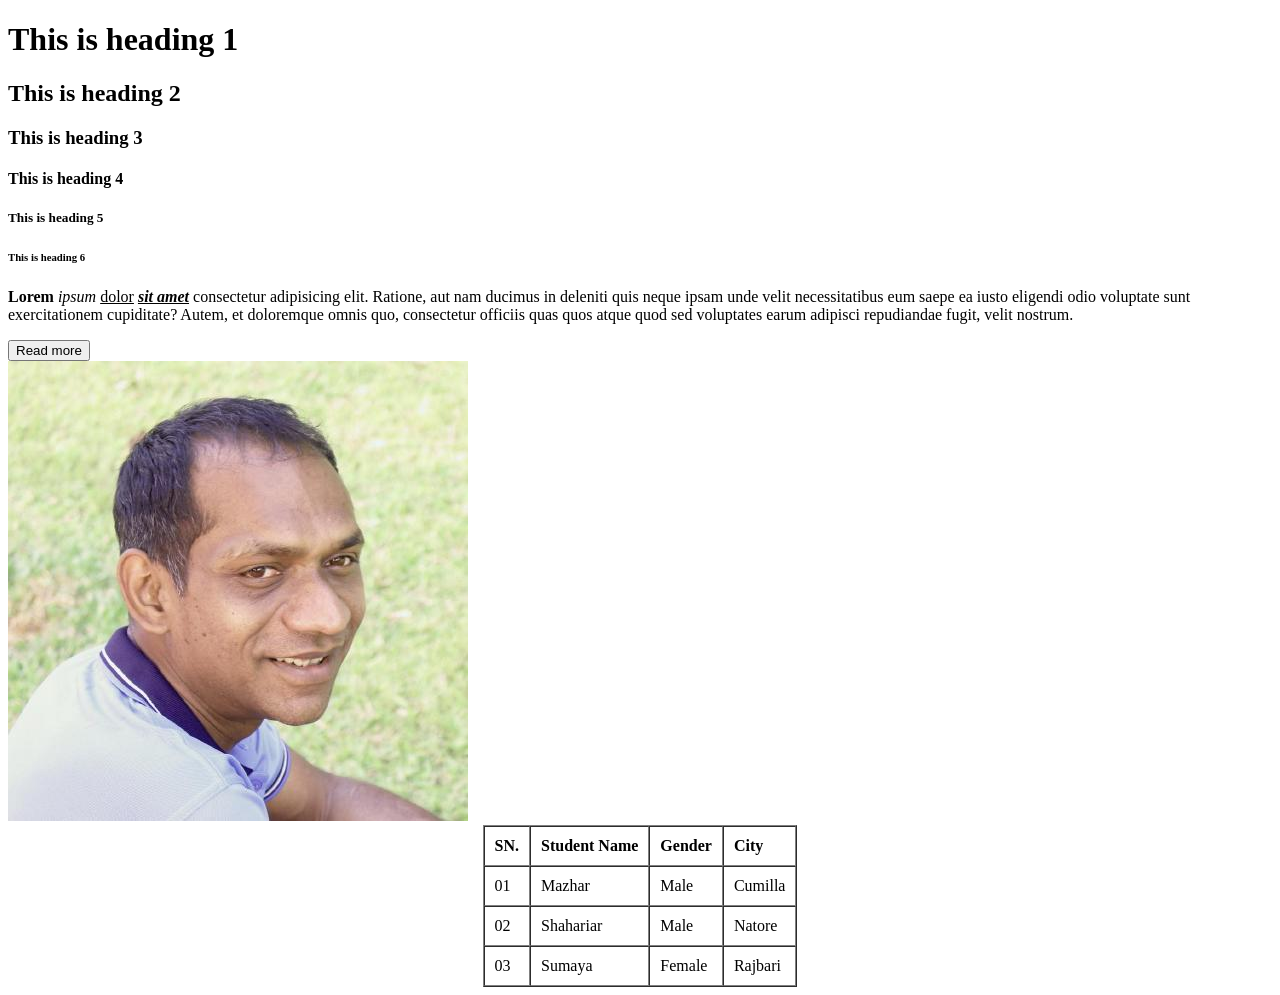
<file: day-01/index.html>
<!DOCTYPE html>
<html lang="en">
<head>
    <meta charset="UTF-8">
    <meta name="viewport" content="width=device-width, initial-scale=1.0">
    <title>Document</title>
</head>
<body>
    <h1>This is heading 1</h1>
    <h2>This is heading 2</h2>
    <h3>This is heading 3</h3>
    <h4>This is heading 4</h4>
    <h5>This is heading 5</h5>
    <h6>This is heading 6</h6>
    <p>
        <b>Lorem</b> <i>ipsum</i> <u>dolor</u> <b><i><u>sit amet</u></i></b> consectetur adipisicing elit. Ratione, aut nam ducimus in deleniti quis neque ipsam unde velit necessitatibus eum saepe ea iusto eligendi odio voluptate sunt exercitationem cupiditate? Autem, et doloremque omnis quo, consectetur officiis quas quos atque quod sed voluptates earum adipisci repudiandae fugit, velit nostrum.
    </p>
    <button>Read more</button>
    <br>
    <img src="./images/asif.jpg" alt="">

    <table border="1" cellpadding="10" cellspacing="0" align="center">
        <tr align="left">
            <th>SN.</th>
            <th>Student Name</th>
            <th>Gender</th>
            <th>City</th>
        </tr>
        <tr>
            <td>01</td>
            <td>Mazhar</td>
            <td>Male</td>
            <td>Cumilla</td>
        </tr>
        <tr>
            <td>02</td>
            <td>Shahariar</td>
            <td>Male</td>
            <td>Natore</td>
        </tr>
        <tr>
            <td>03</td>
            <td>Sumaya</td>
            <td>Female</td>
            <td>Rajbari</td>
        </tr>
    </table>

</body>
</html>
</file>
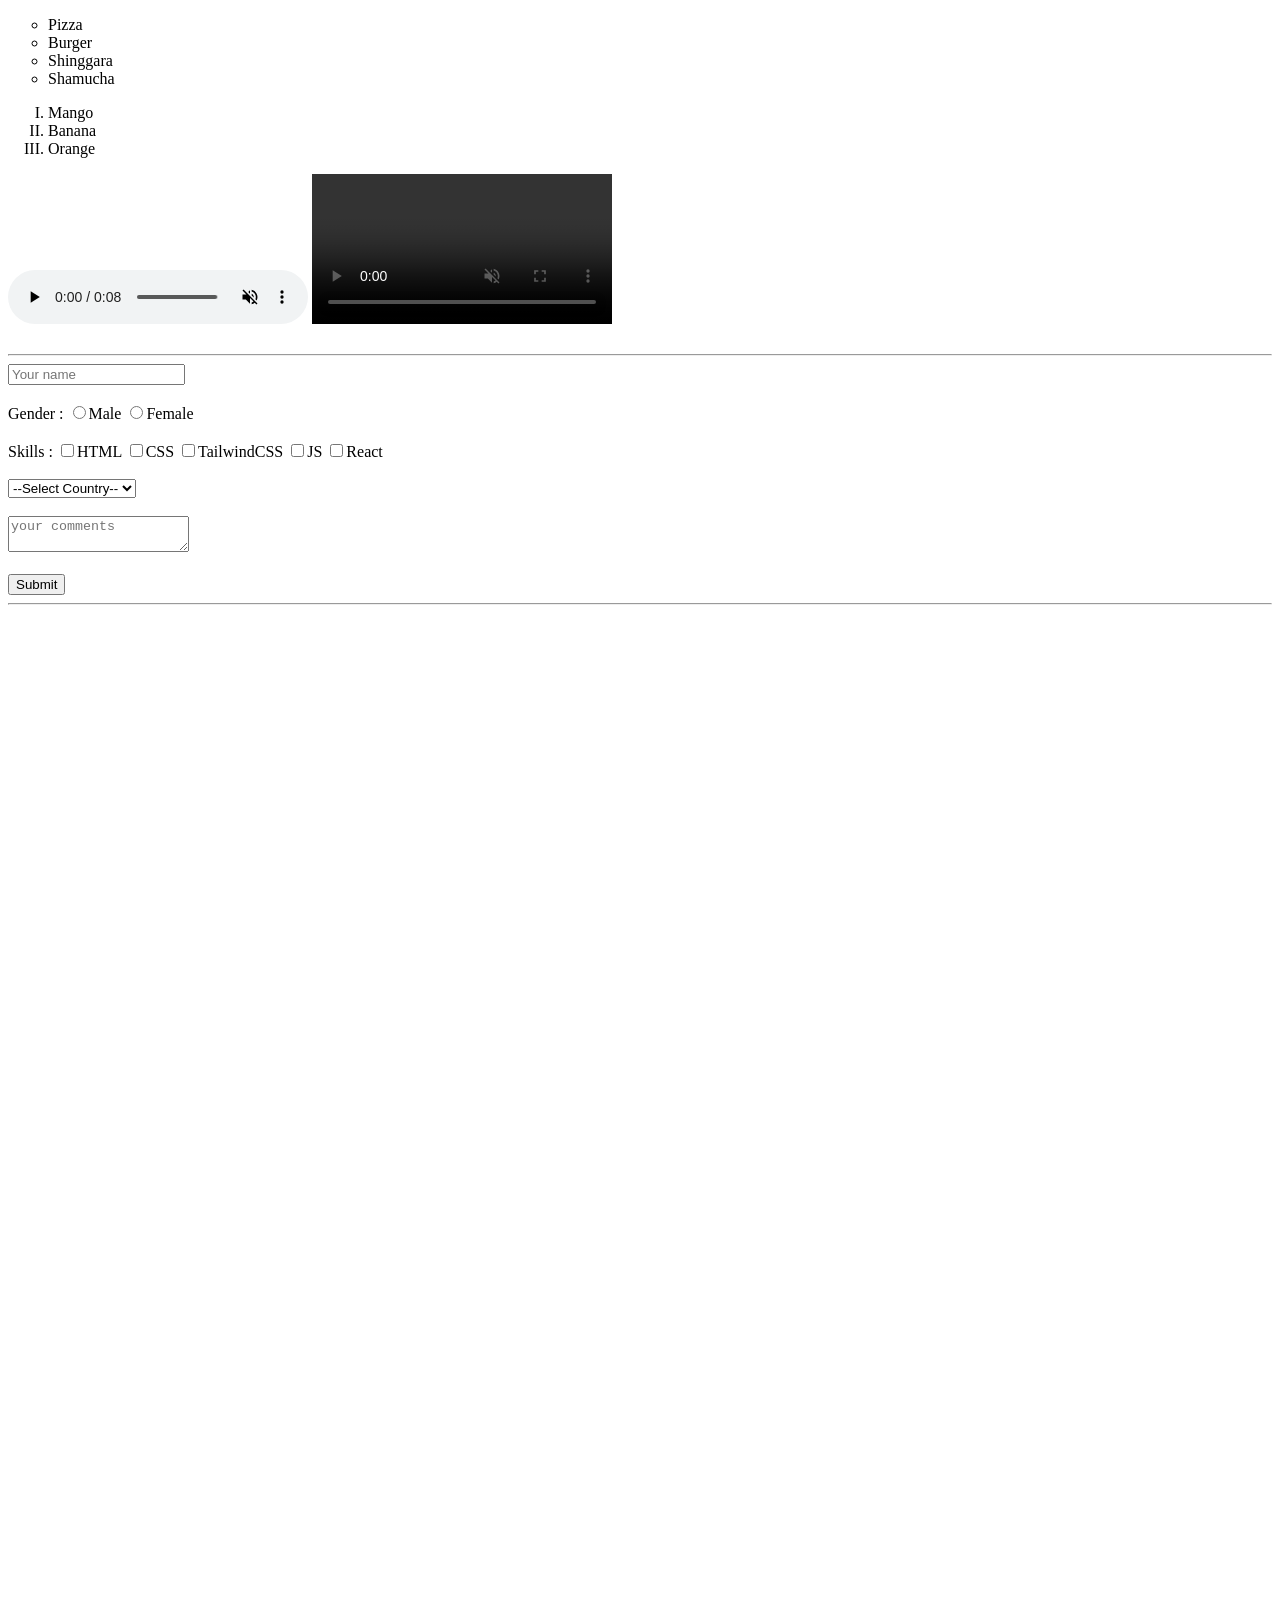
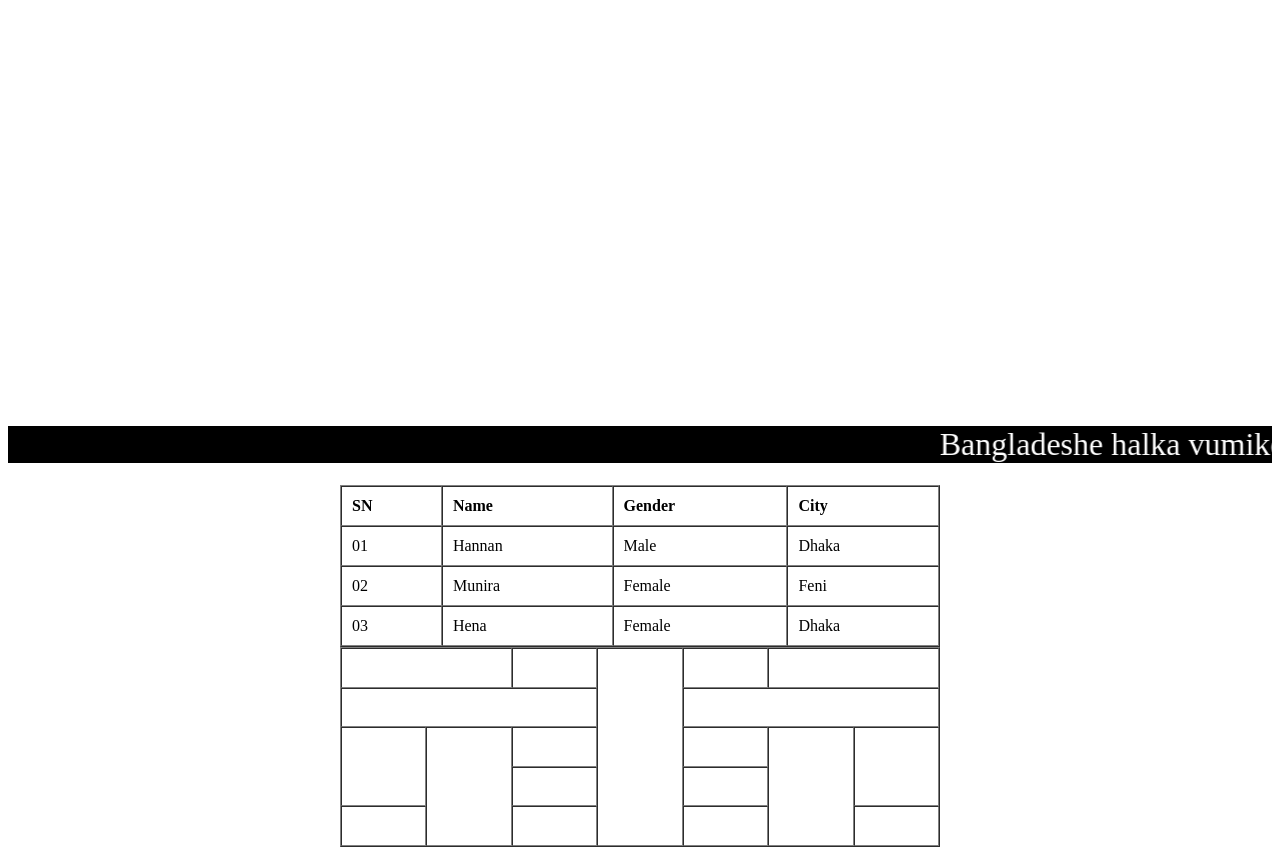
<file: day-02/index.html>
<!DOCTYPE html>
<html lang="en">
<head>
    <meta charset="UTF-8">
    <meta name="viewport" content="width=device-width, initial-scale=1.0">
    <title>Document</title>
</head>
<body>
    <ul type="circle">
        <li>Pizza</li>
        <li>Burger</li>
        <li>Shinggara</li>
        <li>Shamucha</li>
    </ul>
    <ol type="I">
        <li>Mango</li>
        <li>Banana</li>
        <li>Orange</li>
    </ol>

    <audio src="./audio/goat.mp3" controls autoplay loop muted></audio>

    <video src="./video/messi.mp4" controls autoplay loop muted></video>

    <br><br>
    <hr>
    <!-- http://172.16.1.86:7119 -->
    <form action="">
        <input type="text" placeholder="Your name" required maxlength="5" minlength="3" name="username">
        <br><br>
        Gender :
        <input type="radio" name="gender">Male
        <input type="radio" name="gender">Female
        <br><br>
        Skills :
        <input type="checkbox">HTML
        <input type="checkbox">CSS
        <input type="checkbox">TailwindCSS
        <input type="checkbox">JS
        <input type="checkbox">React
        <br><br>
        <select name="" id="">
            <option value="">--Select Country--</option>
            <option value="">Argentina</option>
            <option value="">Brazil</option>
            <option value="">Canada</option>
            <option value="">Denmark</option>
            <option value="">Others</option>
        </select>
        <br><br>
        <textarea name="" id="" placeholder="your comments"></textarea>
        <br><br>
        <input type="submit">
    </form>
    <hr>
    <br><br>

    <iframe src="https://www.google.com/maps/embed?pb=!1m18!1m12!1m3!1d3652.394870841167!2d90.3697727614243!3d23.73329433804131!2m3!1f0!2f0!3f0!3m2!1i1024!2i768!4f13.1!3m3!1m2!1s0x3755bfbe6c0bab8b%3A0x8784d7f5150e9ae3!2sAsif%20Abir!5e0!3m2!1sen!2sbd!4v1783145723506!5m2!1sen!2sbd" width="600" height="450" style="border:0;" allowfullscreen="" loading="lazy" referrerpolicy="strict-origin-when-cross-origin"></iframe>

    <iframe width="560" height="315" src="https://www.youtube.com/embed/8TYic74XPAc?si=8h8bafykp0kkfx9q" title="YouTube video player" frameborder="0" allow="accelerometer; autoplay; clipboard-write; encrypted-media; gyroscope; picture-in-picture; web-share" referrerpolicy="strict-origin-when-cross-origin" allowfullscreen></iframe>

    <iframe width="560" height="315" src="https://www.youtube.com/embed/MkFl6vAYHE8?si=xoI9Eht_YUjHEUdR" title="YouTube video player" frameborder="0" allow="accelerometer; autoplay; clipboard-write; encrypted-media; gyroscope; picture-in-picture; web-share" referrerpolicy="strict-origin-when-cross-origin" allowfullscreen></iframe>

    <center>
        <iframe src="https://www.prothomalo.com/" frameborder="0" width="40%" height="600"></iframe>
        <iframe src="https://epaper.dailyjanakantha.com/" frameborder="0" width="40%" height="600"></iframe>
    </center>

    <marquee behavior="scroll" direction="left" scrollamount="15" onmouseover="this.stop()" onmouseout="this.start()" bgcolor="black">
        <font size="6" color="white" >
            Bangladeshe halka vumikompo hoyeche | Bangladeshe tel er daam berechilo | Dhakay traffic jam khub beshi
        </font>
    </marquee>
    <br><br>

    <table border="1" align="center" width="600" cellpadding="10" cellspacing="0">
        <tr align="left">
            <th>SN</th>
            <th>Name</th>
            <th>Gender</th>
            <th>City</th>
        </tr>
        <tr>
            <td>01</td>
            <td>Hannan</td>
            <td>Male</td>
            <td>Dhaka</td>
        </tr>
        <tr>
            <td>02</td>
            <td>Munira</td>
            <td>Female</td>
            <td>Feni</td>
        </tr>
        <tr>
            <td>03</td>
            <td>Hena</td>
            <td>Female</td>
            <td>Dhaka</td>
        </tr>
    </table>

    <!-- table>tr*5>td*7>{Cell $} -->
    <table border="1" width="600" height="200" align="center" cellspacing="0" >
        <tr>
            <td colspan="2" ></td>
            <!-- <td></td> -->
            <td></td>
            <td rowspan="5"></td>
            <td></td>
            <td colspan="2"></td>
            <!-- <td></td> -->
        </tr>
        <tr>
            <td colspan="3"></td>
            <!-- <td></td>
            <td></td> -->
            <!-- <td></td> -->
            <td colspan="3"></td>
            <!-- <td></td>
            <td></td> -->
        </tr>
        <tr>
            <td rowspan="2"></td>
            <td rowspan="3"></td>
            <td></td>
            <!-- <td></td> -->
            <td></td>
            <td rowspan="3"></td>
            <td rowspan="2"></td>
        </tr>
        <tr>
            <!-- <td></td> -->
            <!-- <td></td> -->
            <td></td>
            <!-- <td></td> -->
            <td></td>
            <!-- <td></td> -->
            <!-- <td></td> -->
        </tr>
        <tr>
            <td></td>
            <!-- <td></td> -->
            <td></td>
            <!-- <td></td> -->
            <td></td>
            <!-- <td></td> -->
            <td></td>
        </tr>
    </table>

    
</body>
</html>
</file>
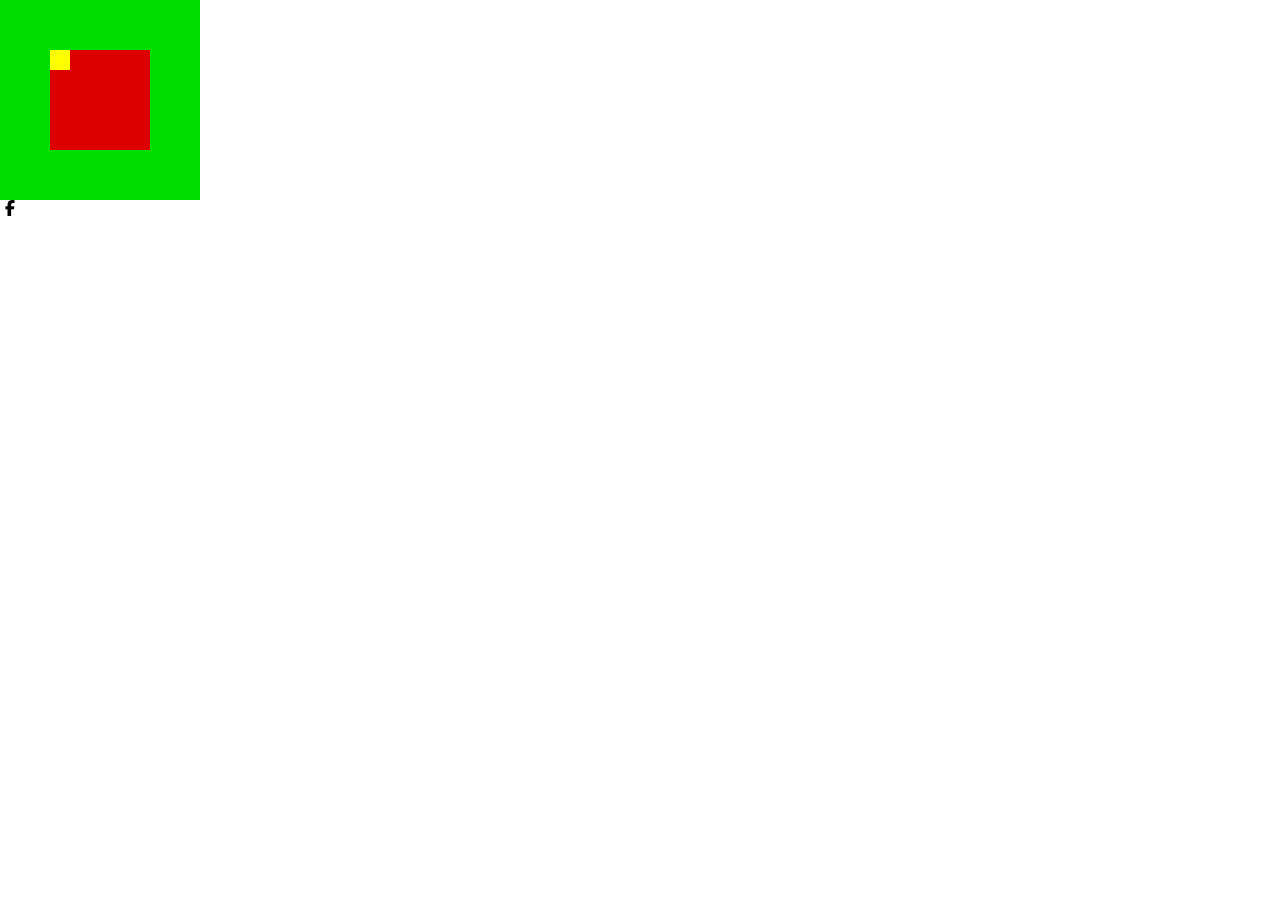
<file: day-07/index.html>
<!DOCTYPE html>
<html lang="en">

<head>
    <meta charset="UTF-8">
    <meta name="viewport" content="width=device-width, initial-scale=1.0">
    <title>Document</title>
    <link rel="stylesheet" href="./fontawesome/css/all.min.css">
    <link rel="stylesheet" href="./css/style.min.css">
</head>

<body>
    <div class="parent">
        <div class="chield">
        </div>
    </div>
    <i class="fa-brands fa-facebook-f"></i>
</body>

</html>
</file>
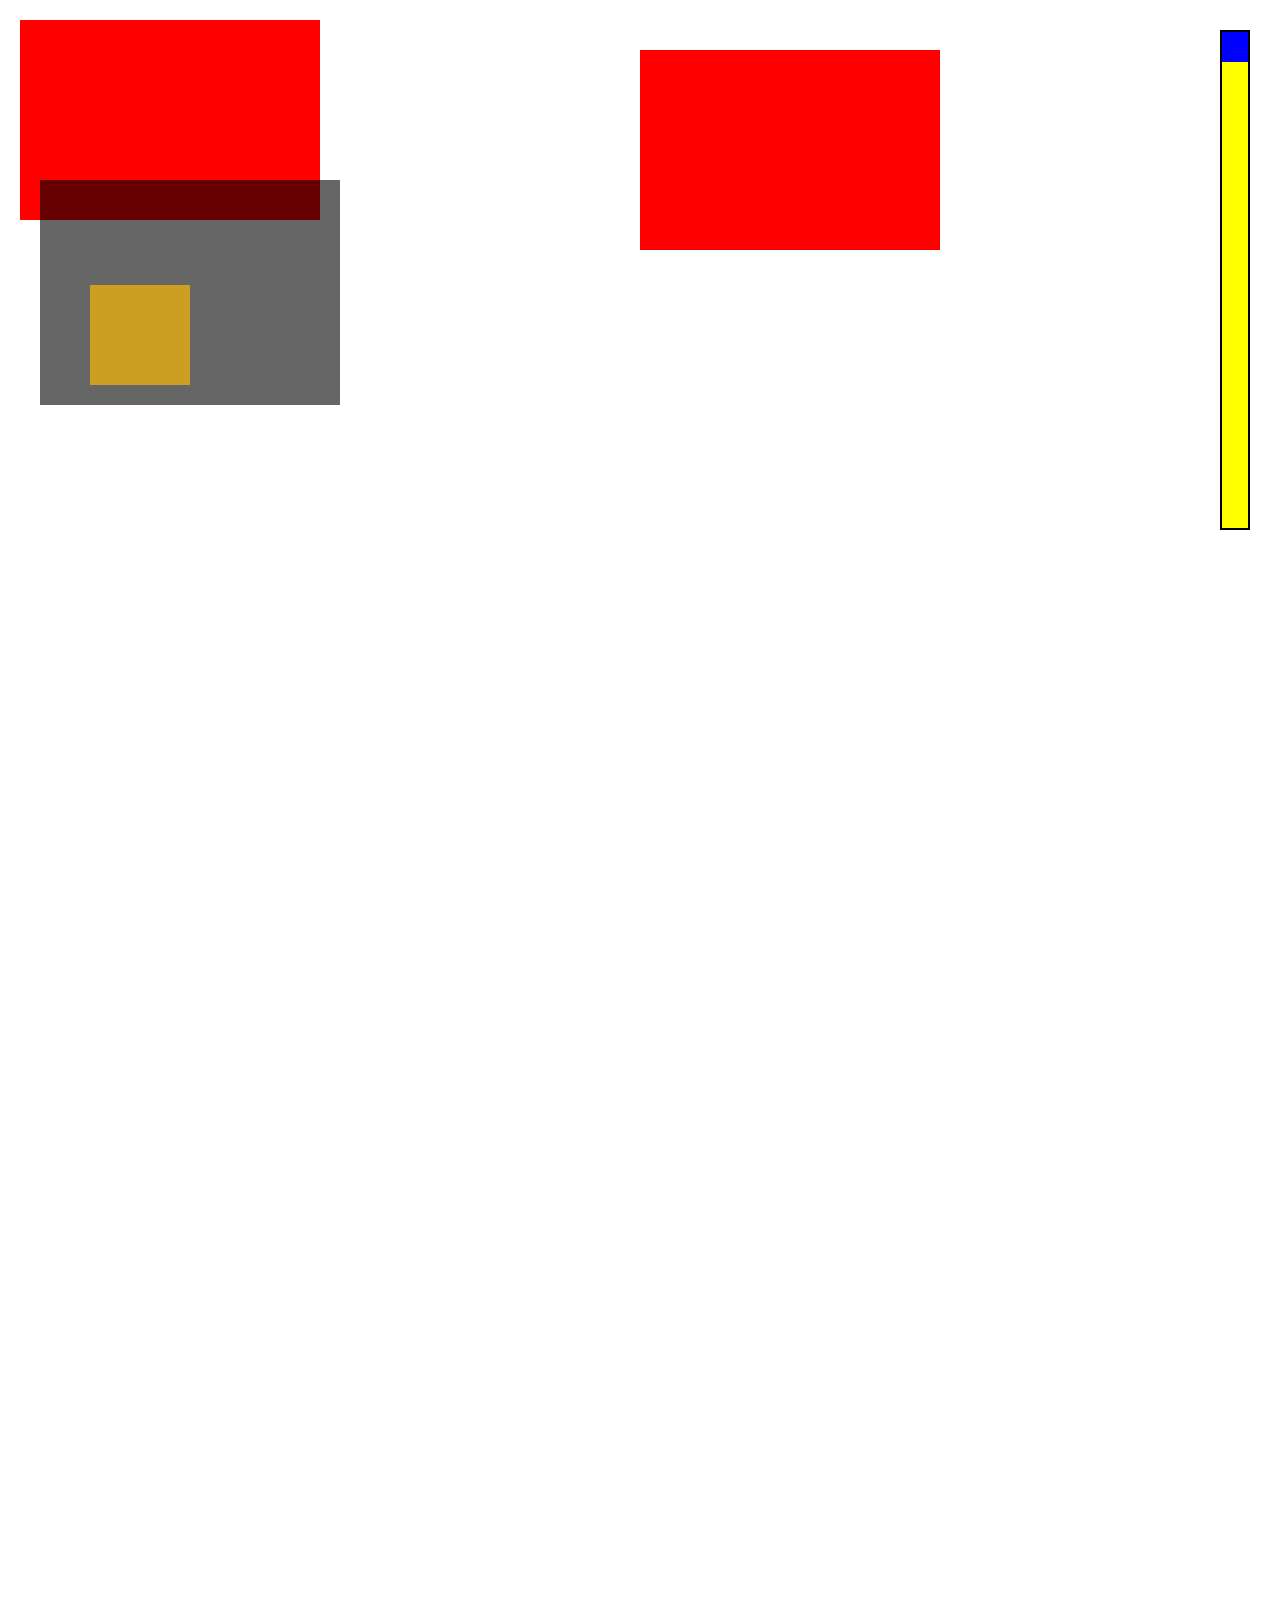
<file: day-04/cw-1/index.html>
<!DOCTYPE html>
<html lang="en">
<head>
    <meta charset="UTF-8">
    <meta name="viewport" content="width=device-width, initial-scale=1.0">
    <title>Document</title>
    <link rel="stylesheet" href="./css/style.css">
</head>
<body>
    <div class="dhaka"></div>
    <div class="narayanganj">
        <div class="chashara"></div>
    </div>
    <div class="gajipur"></div>
    <div class="savar">
        <div class="ashulia"></div>
    </div>
</body>
</html>
</file>
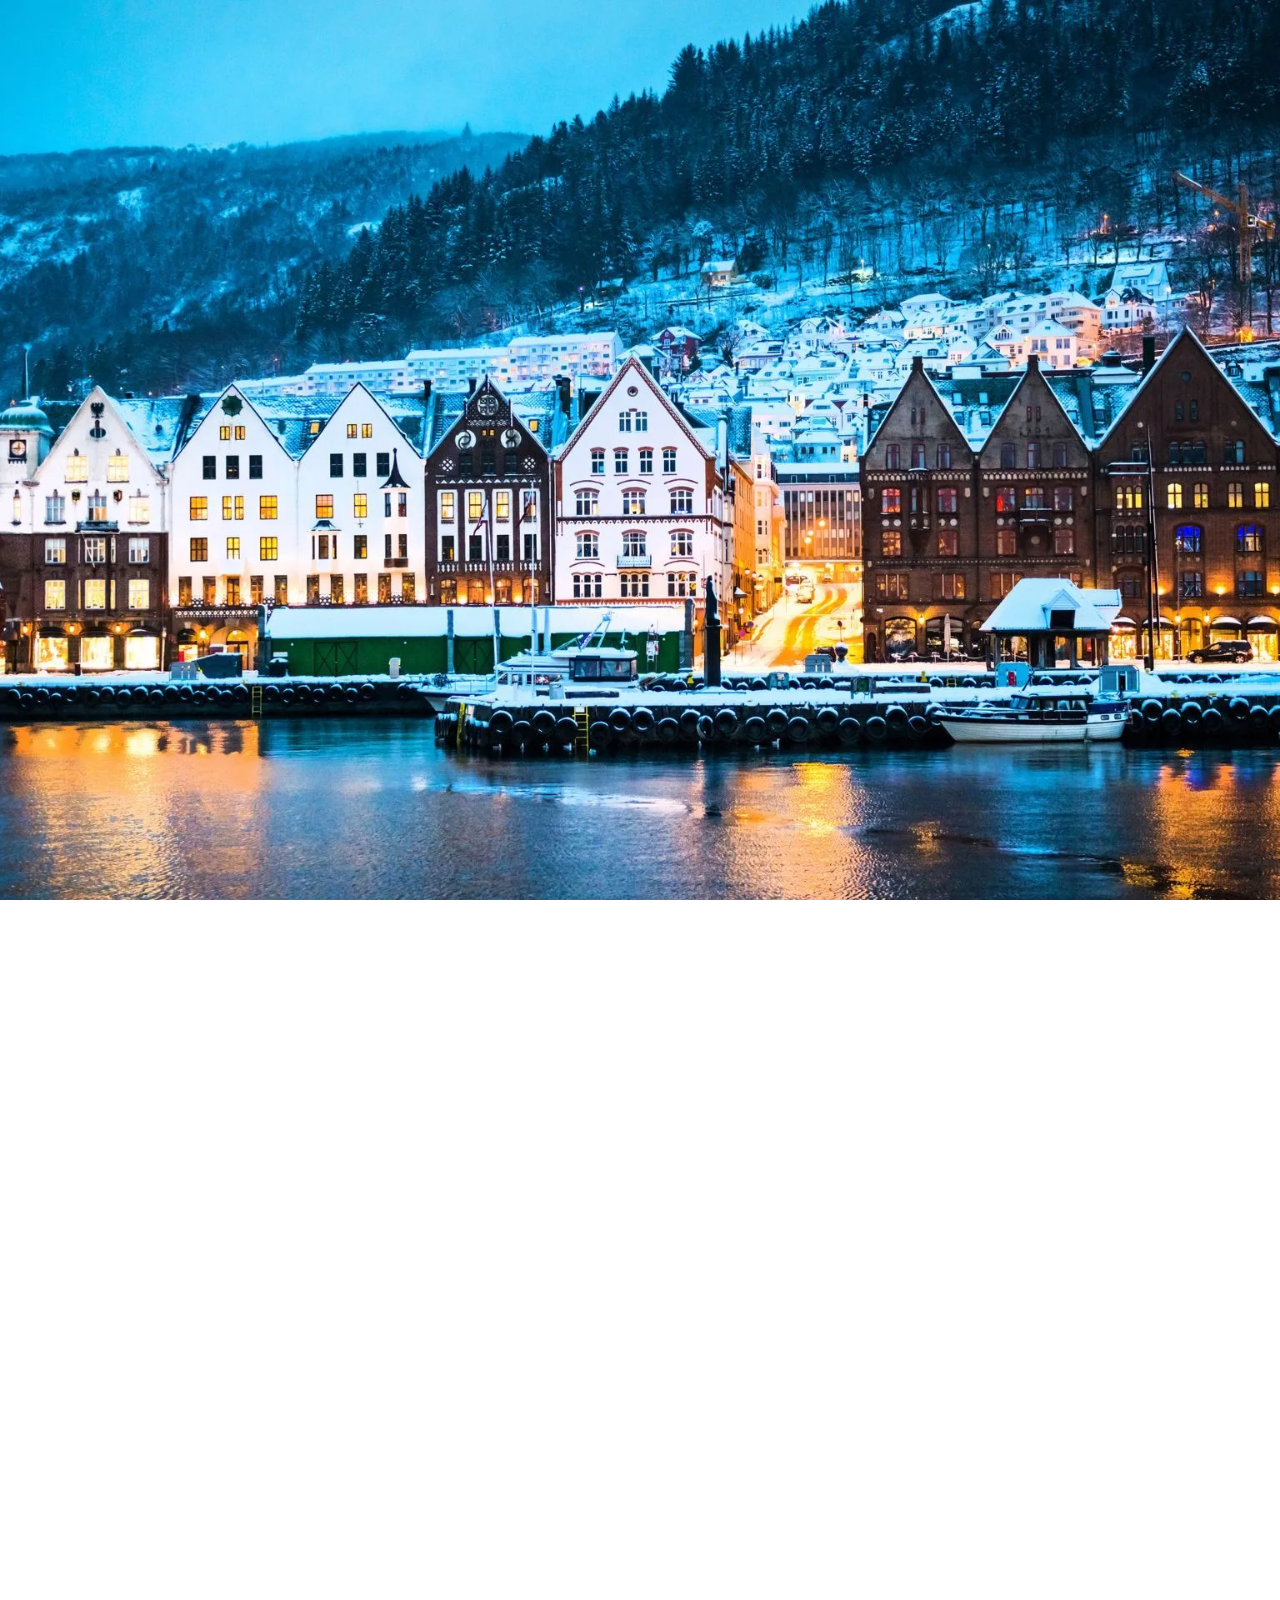
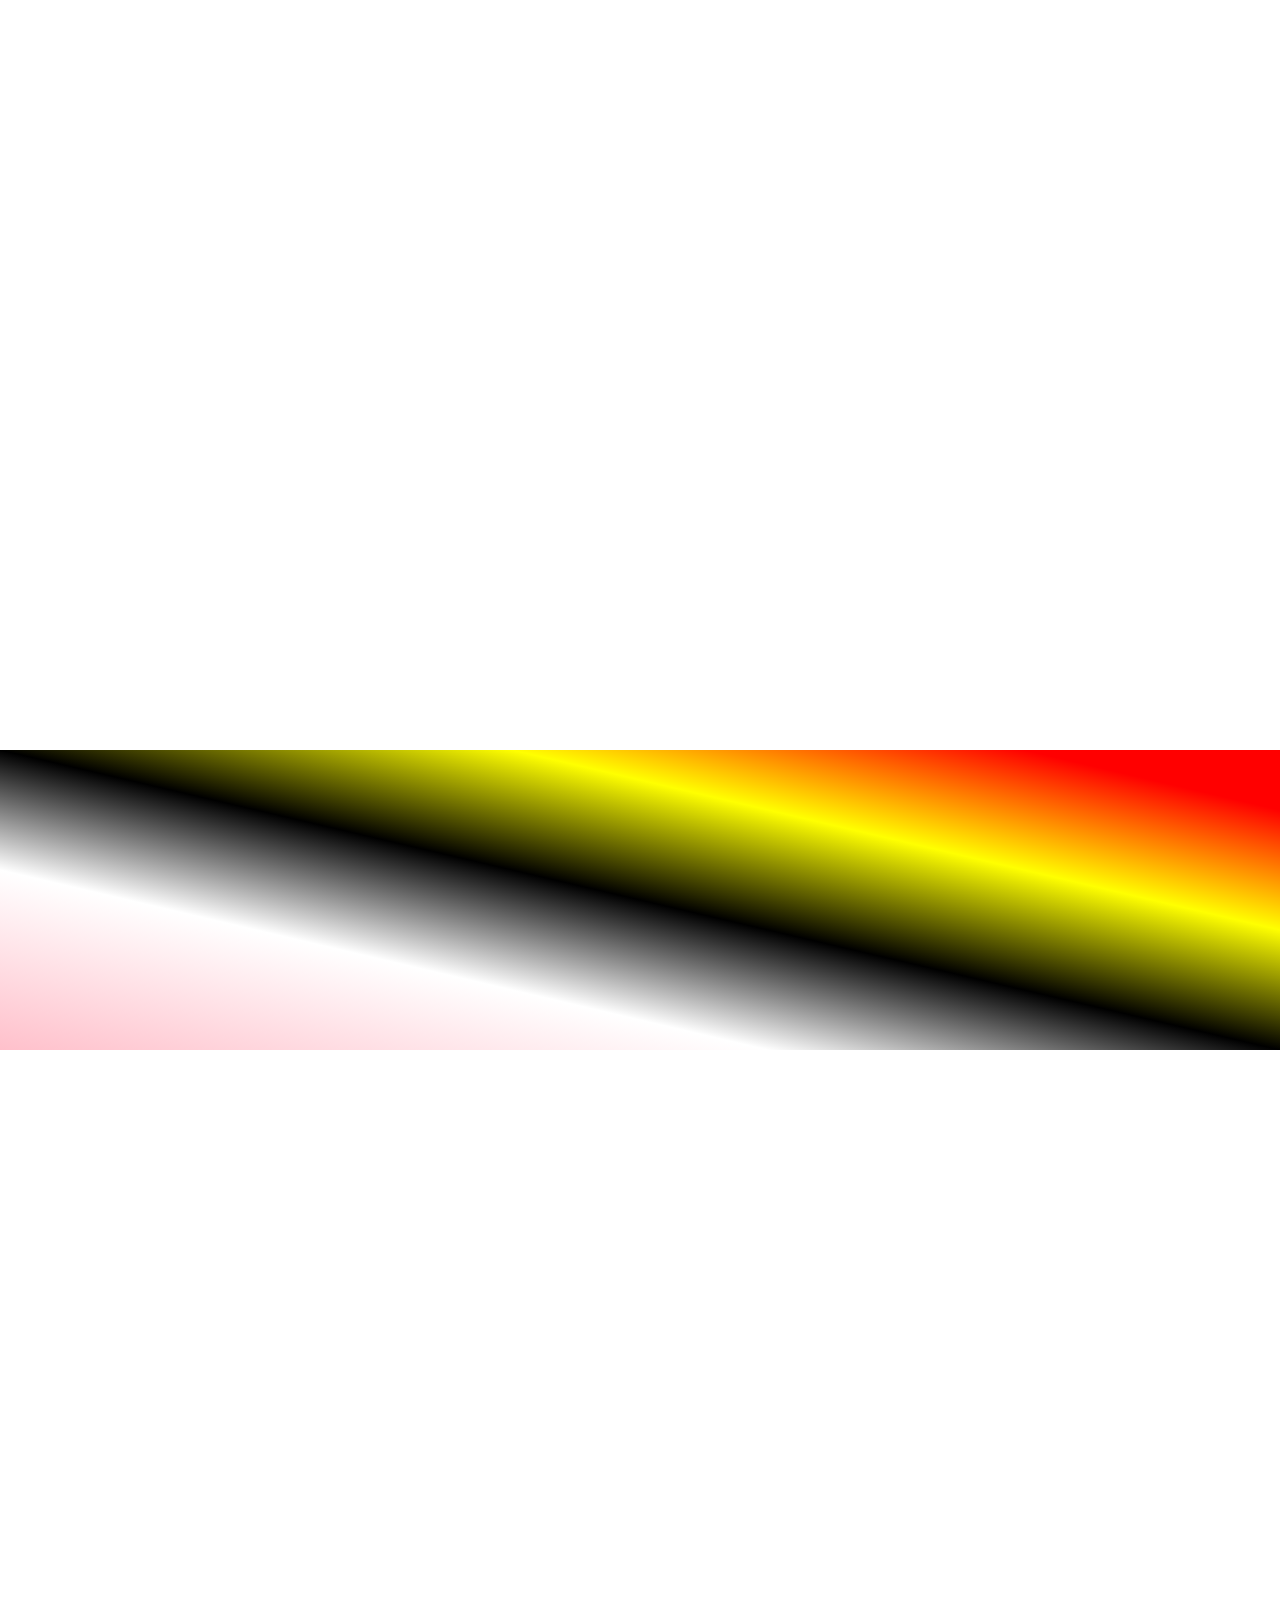
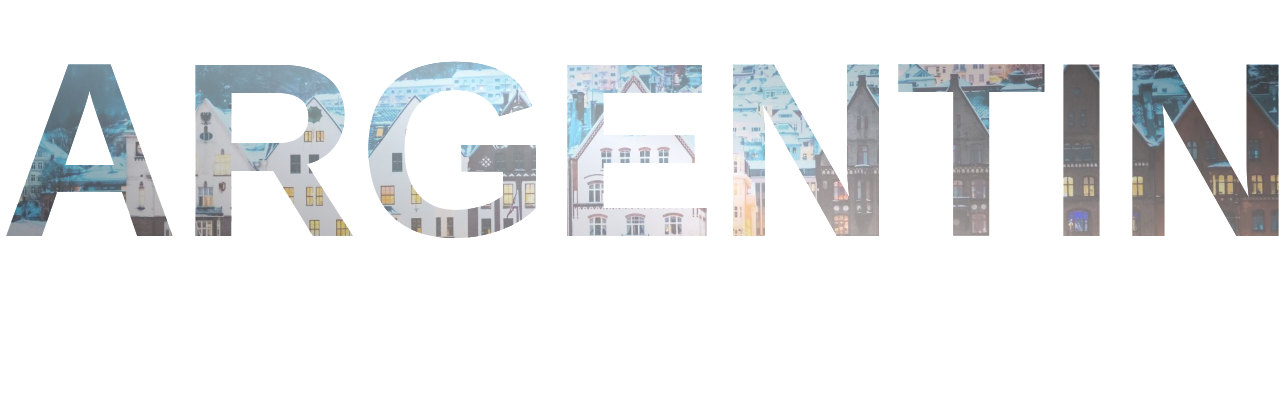
<file: day-04/cw-2/index.html>
<!DOCTYPE html>
<html lang="en">
<head>
    <meta charset="UTF-8">
    <meta name="viewport" content="width=device-width, initial-scale=1.0">
    <title>Document</title>
    <link rel="stylesheet" href="./css/style.css">
</head>
<body>
    <div class="main"></div>
    <div class="pain"></div>
    <div class="rain"></div>
    <div class="train">Argentina</div>
</body>
</html>
</file>
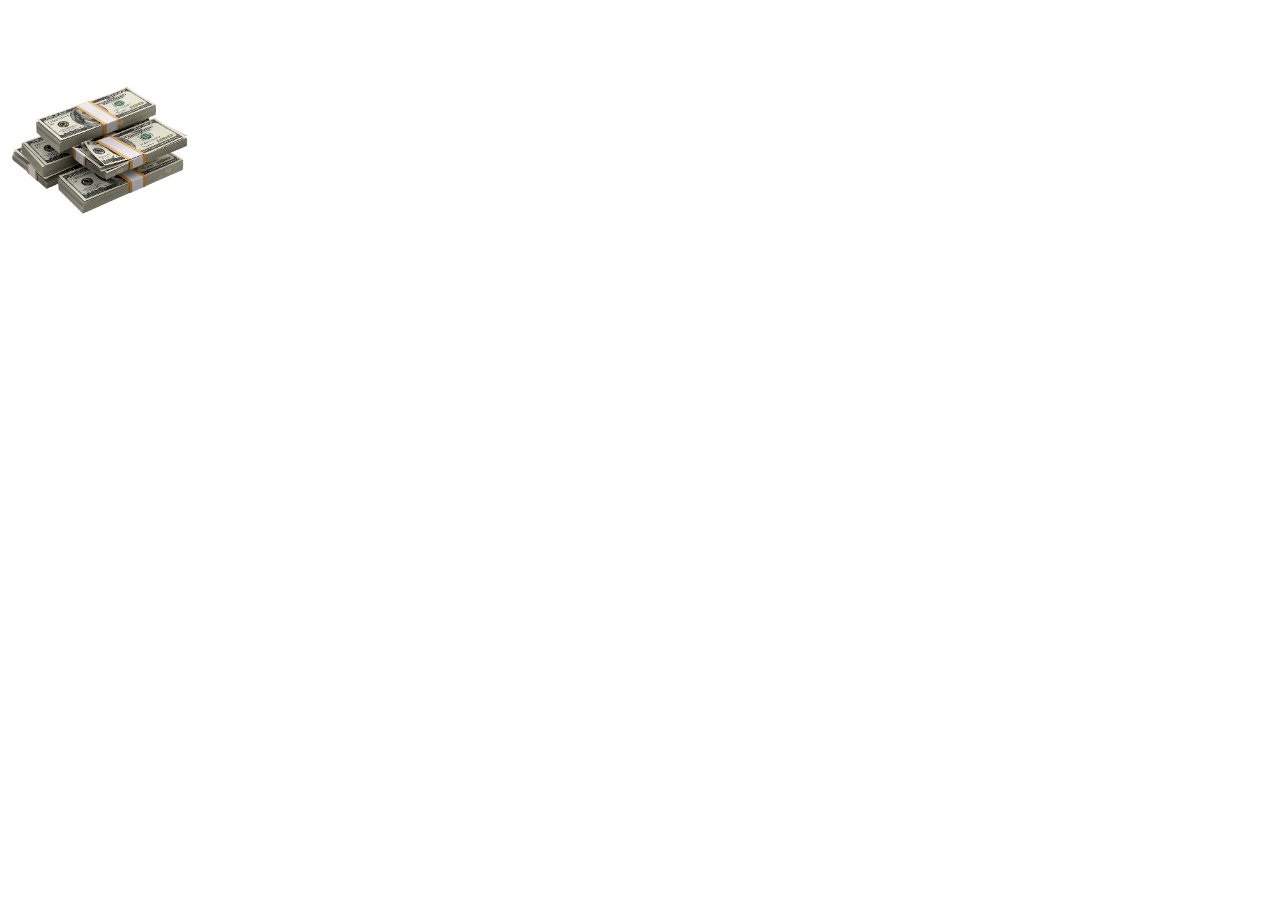
<file: day-05/animation/index.html>
<!DOCTYPE html>
<html lang="en">
<head>
    <meta charset="UTF-8">
    <meta name="viewport" content="width=device-width, initial-scale=1.0">
    <title>Document</title>
    <link rel="stylesheet" href="./css/style.css">
</head>
<body>
    <div class="main"></div>
</body>
</html>
</file>
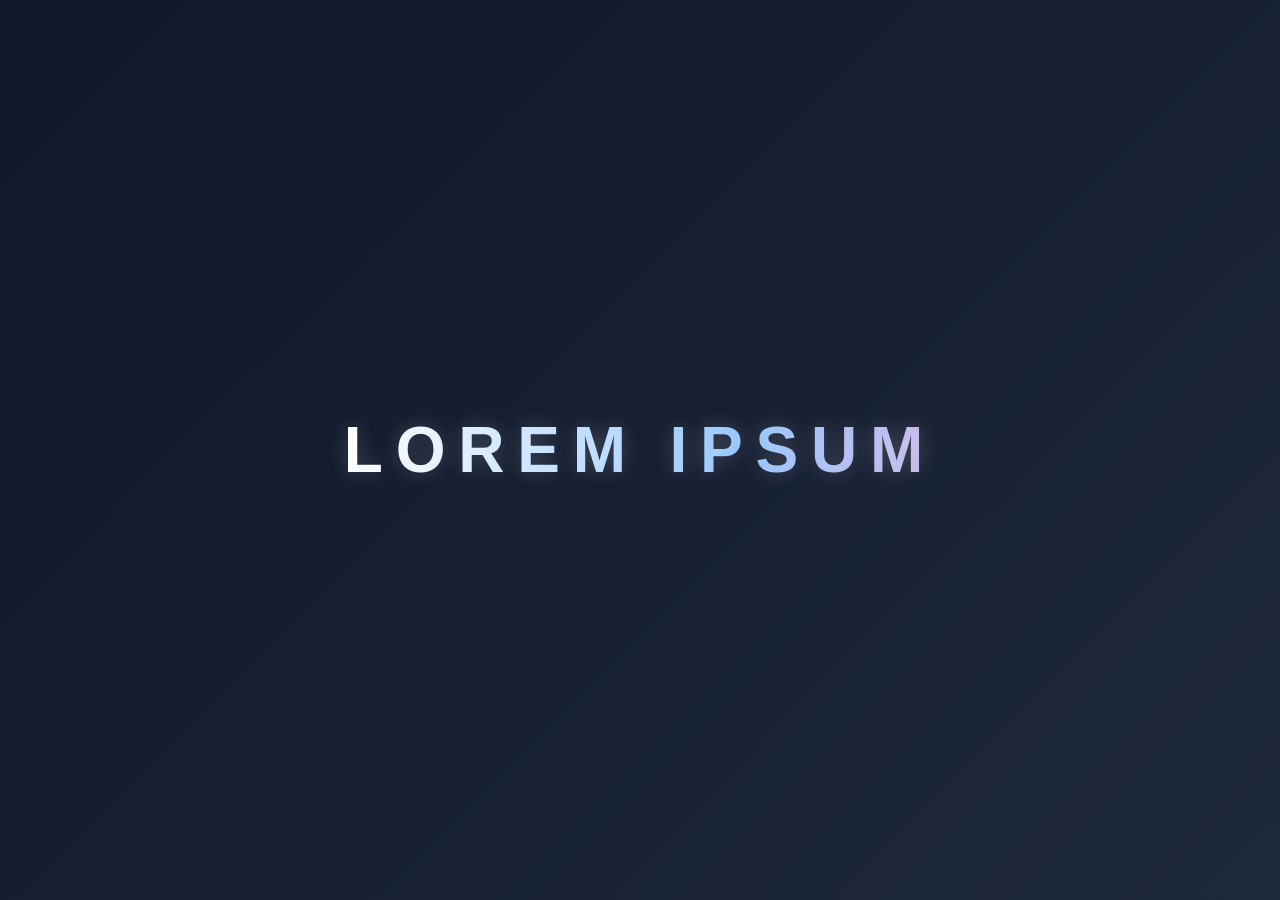
<file: day-05/ct/index.html>
<!DOCTYPE html>
<html lang="en">
<head>
    <meta charset="UTF-8">
    <meta name="viewport" content="width=device-width, initial-scale=1.0">
    <title>Document</title>
    <link rel="stylesheet" href="./css/style.css">
</head>
<body>
    <div class="container">
        <h1 class="animated-text">Lorem ipsum</h1>
    </div>
</body>
</html>
</file>
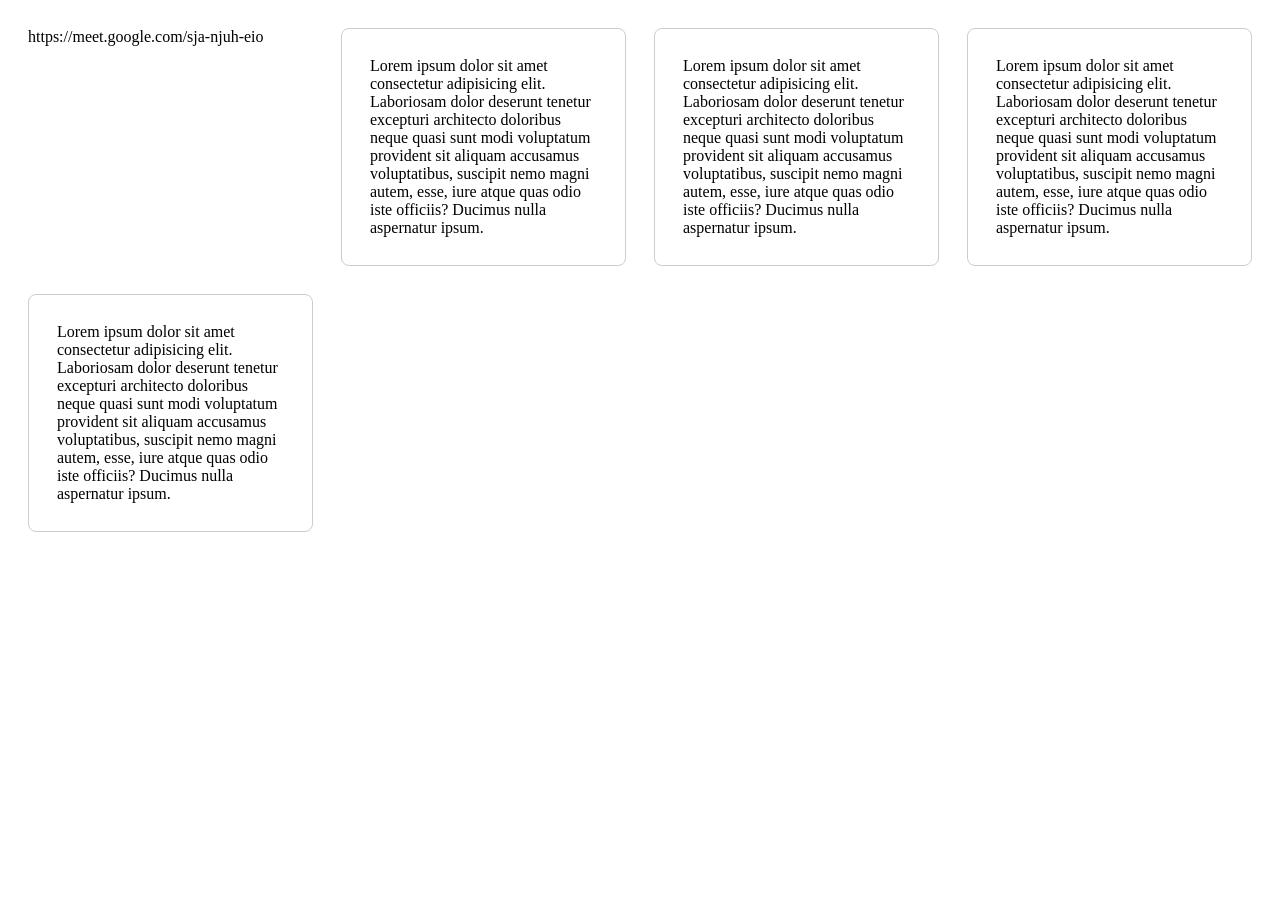
<file: day-05/media-quries/index.html>
<!DOCTYPE html>
<html lang="en">
<head>
    <meta charset="UTF-8">
    <meta name="viewport" content="width=device-width, initial-scale=1.0">
    <title>Document</title>
    <link rel="stylesheet" href="./css/style.css">
</head>
<body>
    <div class="container">
        https://meet.google.com/sja-njuh-eio
        <div>
            Lorem ipsum dolor sit amet consectetur adipisicing elit. Laboriosam dolor deserunt tenetur excepturi architecto doloribus neque quasi sunt modi voluptatum provident sit aliquam accusamus voluptatibus, suscipit nemo magni autem, esse, iure atque quas odio iste officiis? Ducimus nulla aspernatur ipsum.
        </div>
        <div>
            Lorem ipsum dolor sit amet consectetur adipisicing elit. Laboriosam dolor deserunt tenetur excepturi architecto doloribus neque quasi sunt modi voluptatum provident sit aliquam accusamus voluptatibus, suscipit nemo magni autem, esse, iure atque quas odio iste officiis? Ducimus nulla aspernatur ipsum.
        </div>
        <div>
            Lorem ipsum dolor sit amet consectetur adipisicing elit. Laboriosam dolor deserunt tenetur excepturi architecto doloribus neque quasi sunt modi voluptatum provident sit aliquam accusamus voluptatibus, suscipit nemo magni autem, esse, iure atque quas odio iste officiis? Ducimus nulla aspernatur ipsum.
        </div>
        <div>
            Lorem ipsum dolor sit amet consectetur adipisicing elit. Laboriosam dolor deserunt tenetur excepturi architecto doloribus neque quasi sunt modi voluptatum provident sit aliquam accusamus voluptatibus, suscipit nemo magni autem, esse, iure atque quas odio iste officiis? Ducimus nulla aspernatur ipsum.
        </div>
    </div>
</body>
</html>
</file>
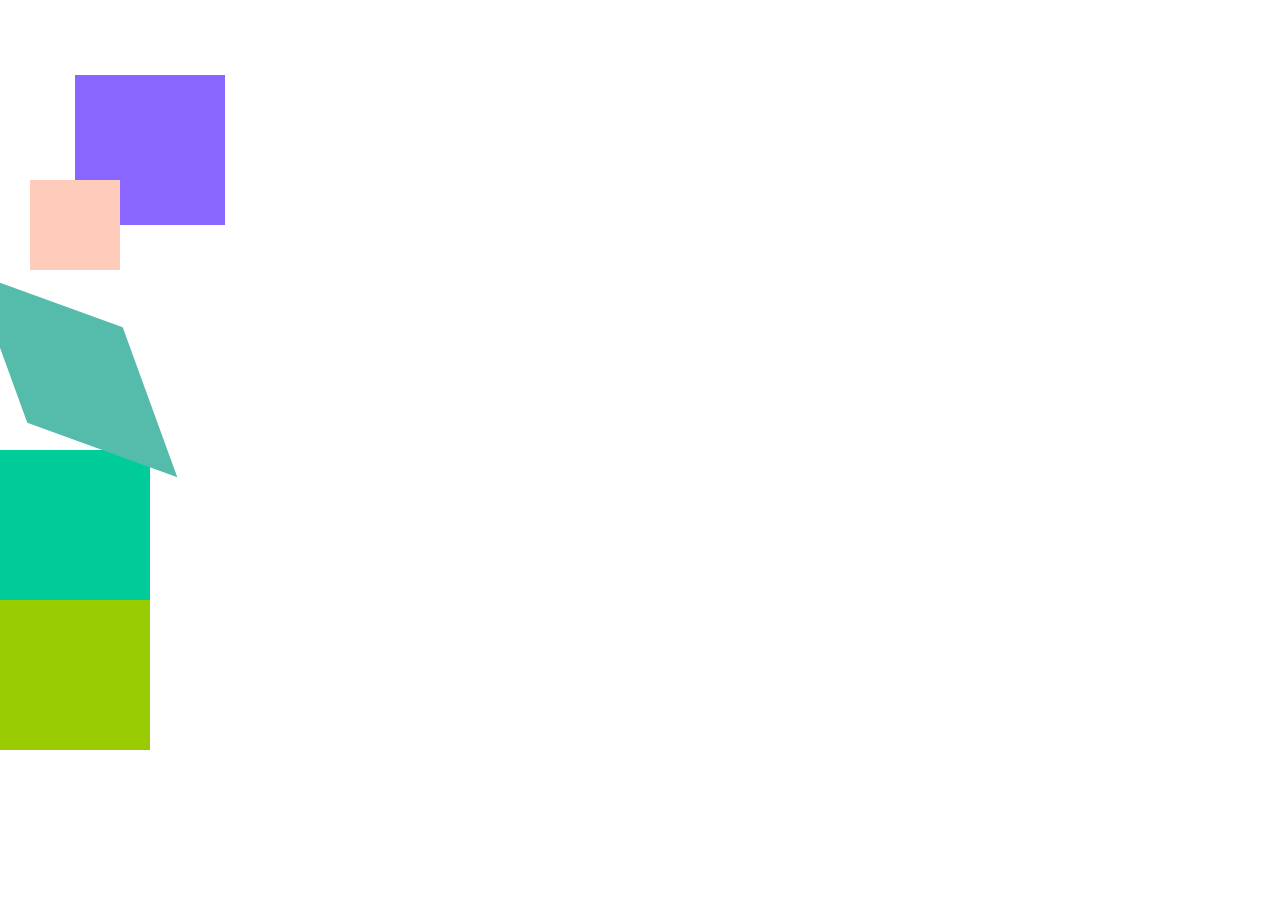
<file: day-05/transform/index.html>
<!DOCTYPE html>
<html lang="en">
<head>
    <meta charset="UTF-8">
    <meta name="viewport" content="width=device-width, initial-scale=1.0">
    <title>Document</title>
    <link rel="stylesheet" href="./css/style.css">
</head>
<body>
    <div class="d1"></div>
    <div class="d2"></div>
    <div class="d3"></div>
    <div class="d4"></div>
    <div class="d5"></div>
</body>
</html>
</file>
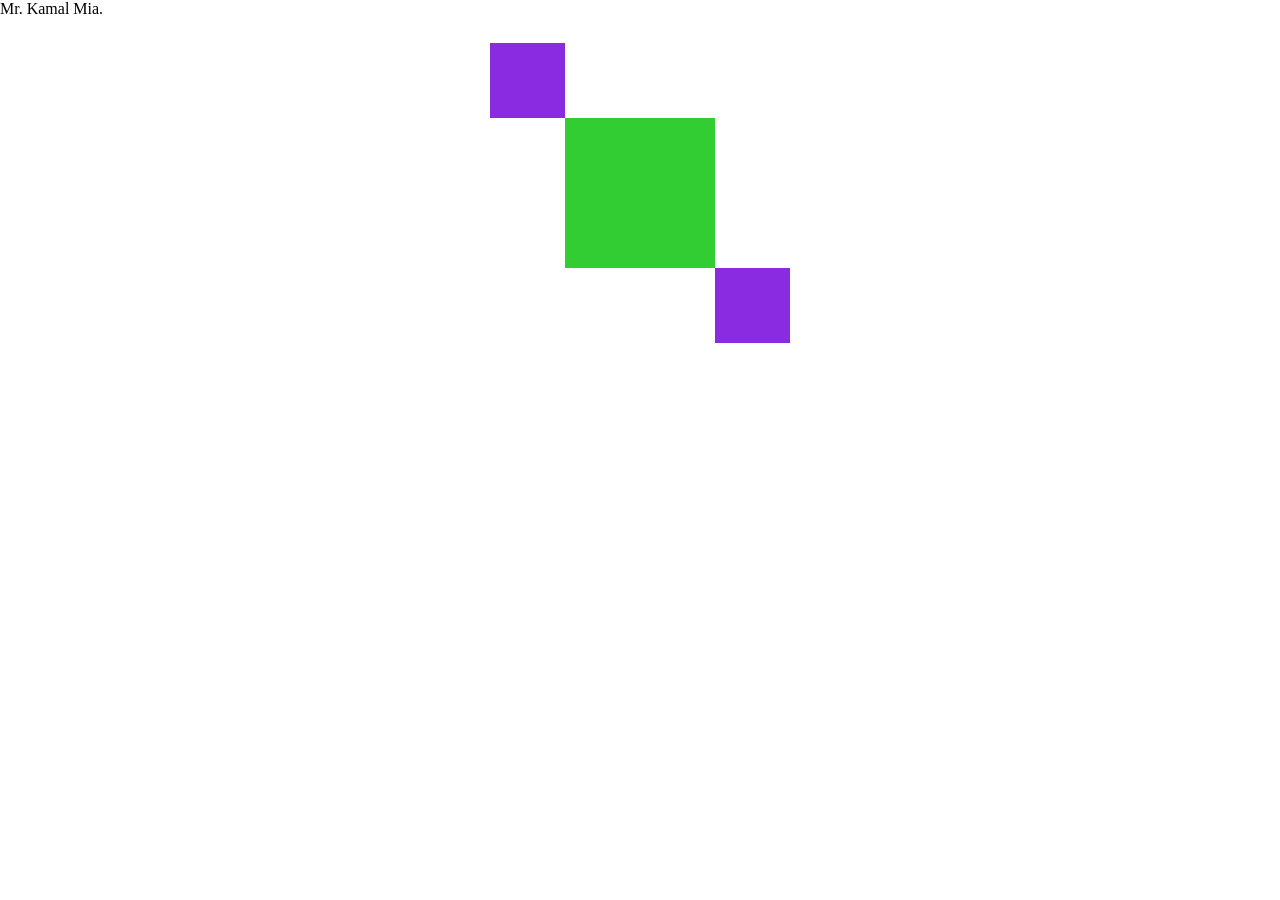
<file: day-06/before-after/index.html>
<!DOCTYPE html>
<html lang="en">
<head>
    <meta charset="UTF-8">
    <meta name="viewport" content="width=device-width, initial-scale=1.0">
    <title>Document</title>
    <link rel="stylesheet" href="./css/style.css">
</head>
<body>
    <div class="myDiv">Kamal</div>
    <div class="otherDiv"></div>
</body>
</html>
</file>
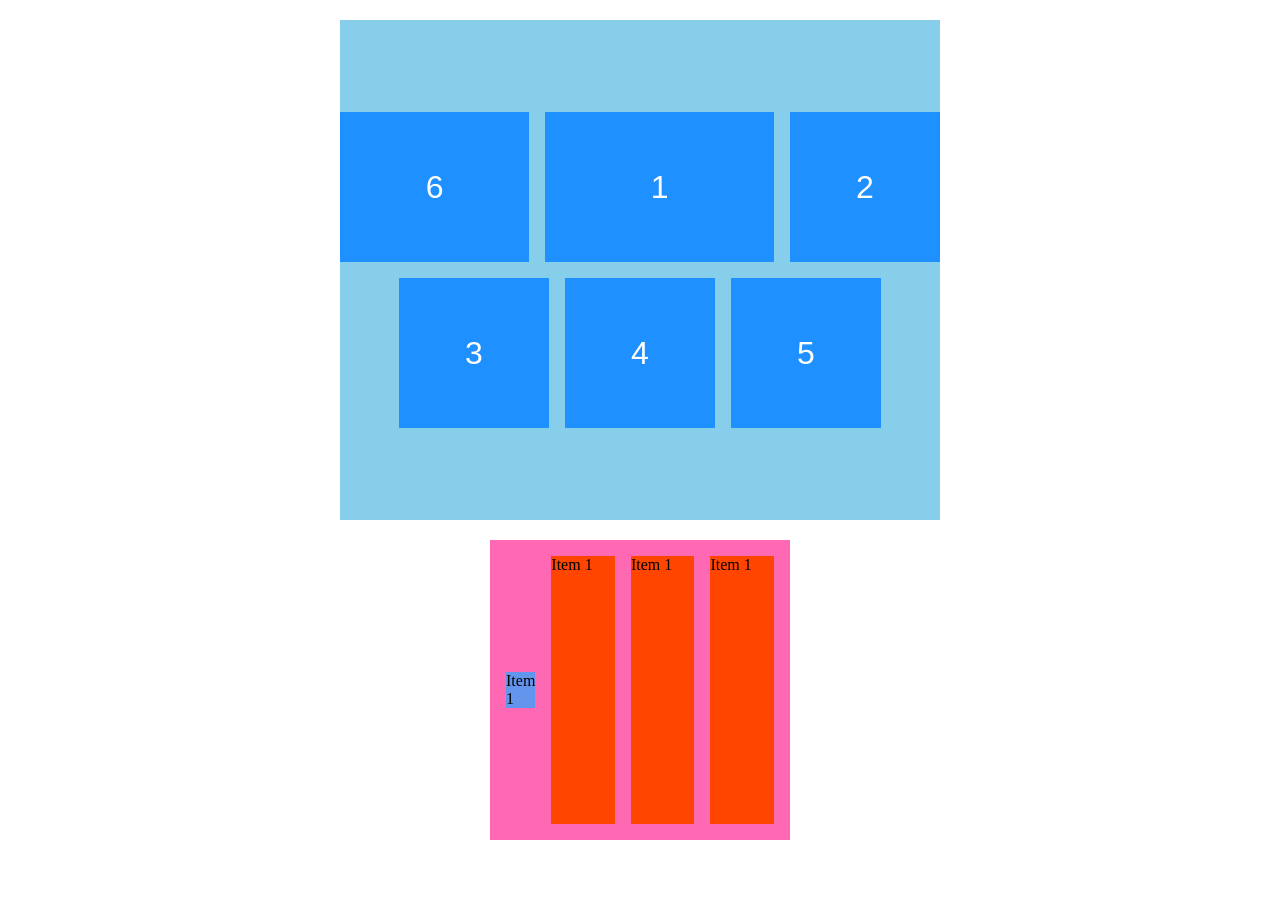
<file: day-06/flex/index.html>
<!DOCTYPE html>
<html lang="en">
<head>
    <meta charset="UTF-8">
    <meta name="viewport" content="width=device-width, initial-scale=1.0">
    <title>Document</title>
    <link rel="stylesheet" href="./css/style.css">
</head>
<body>
    <div class="containter">
        <div class="item">1</div>
        <div class="item">2</div>
        <div class="item">3</div>
        <div class="item">4</div>
        <div class="item">5</div>
        <div class="item">6</div>
    </div>

    <div class="container-2">
        <div>Item 1</div>
        <div>Item 1</div>
        <div>Item 1</div>
        <div>Item 1</div>
    </div>
</body>
</html>
</file>
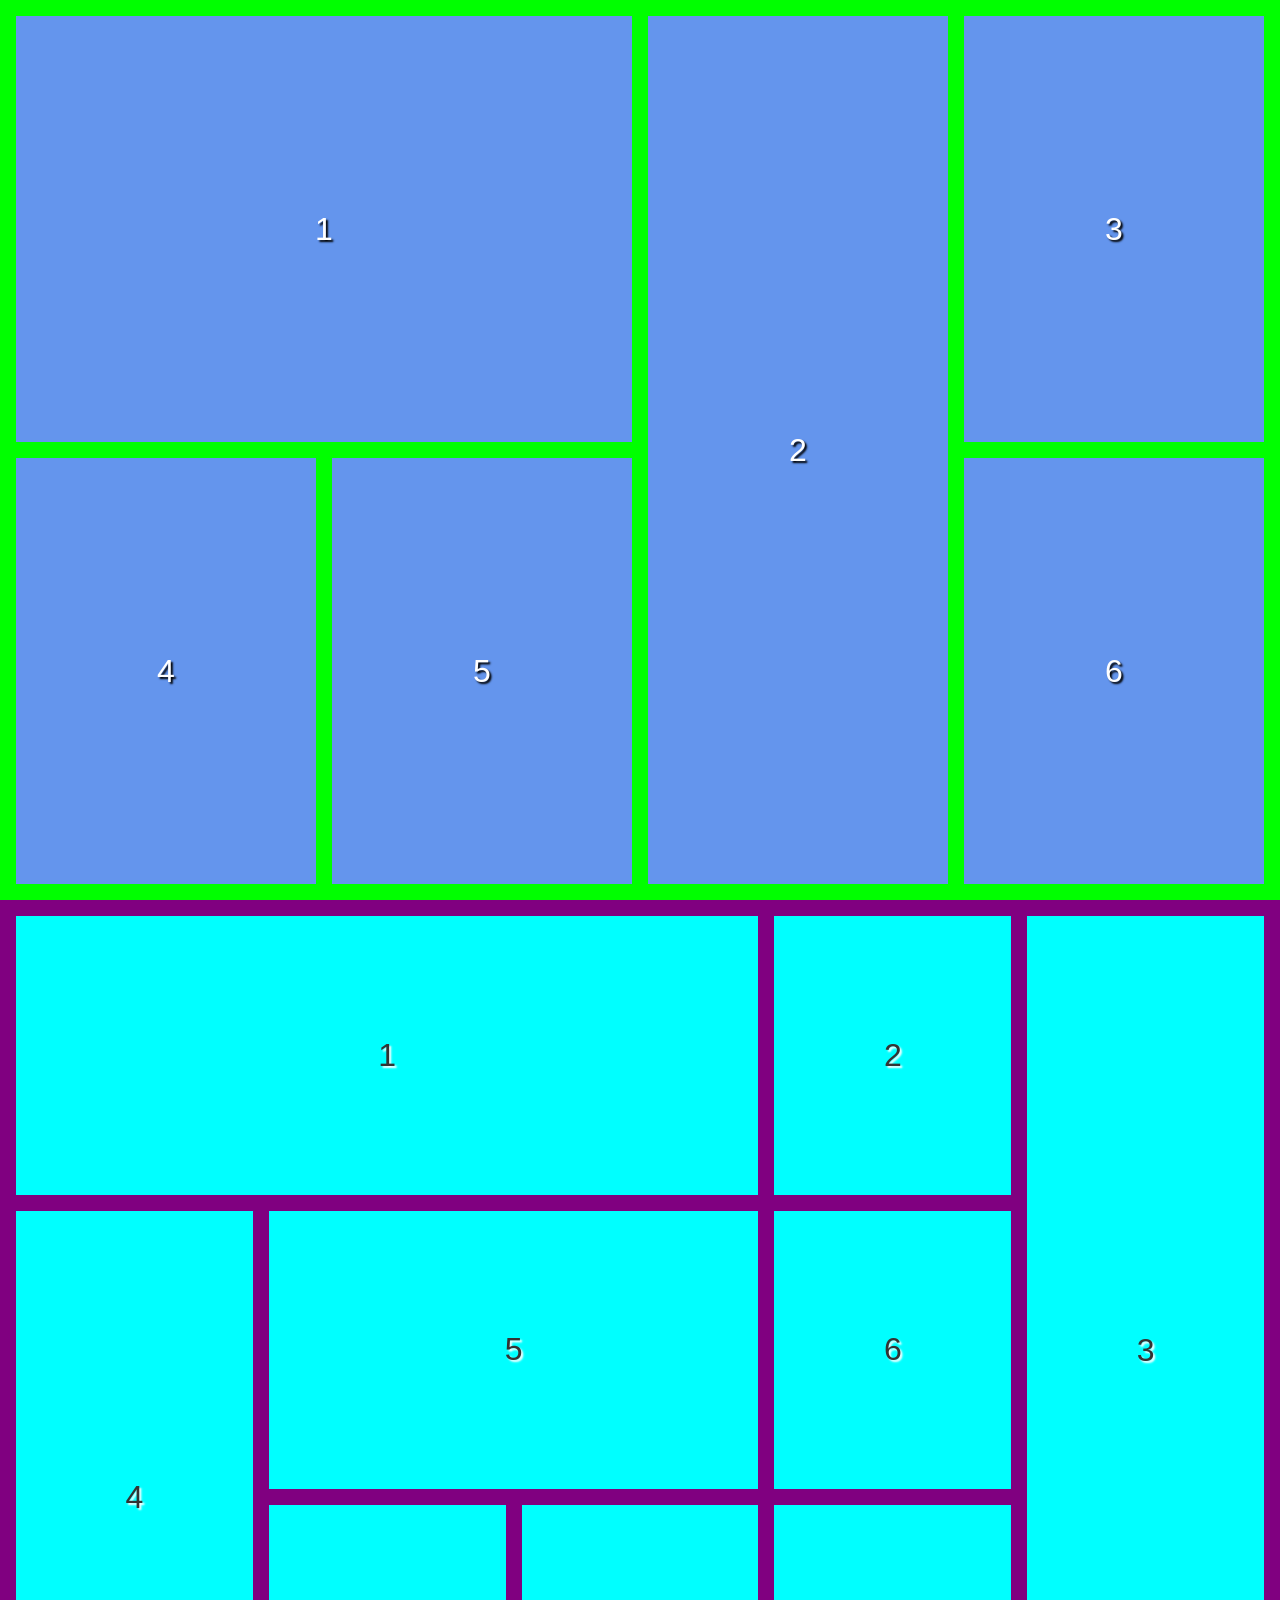
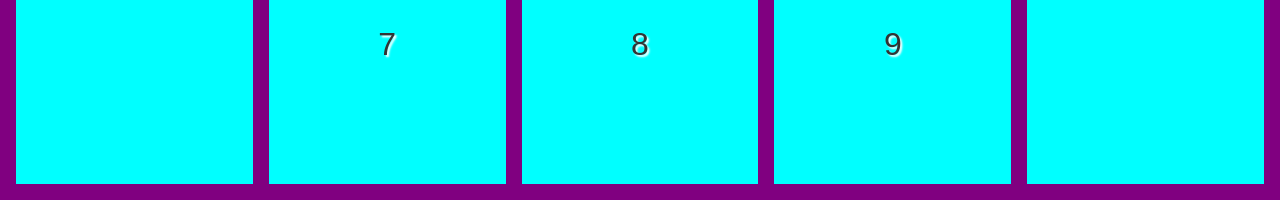
<file: day-06/grid/index.html>
<!DOCTYPE html>
<html lang="en">
<head>
    <meta charset="UTF-8">
    <meta name="viewport" content="width=device-width, initial-scale=1.0">
    <title>Document</title>
    <link rel="stylesheet" href="./css/style.css">
</head>
<body>
    <div class="container">
        <div class="item">1</div>
        <div class="item">2</div>
        <div class="item">3</div>
        <div class="item">4</div>
        <div class="item">5</div>
        <div class="item">6</div>
    </div>

    <div class="container-2">
        <div>1</div>
        <div>2</div>
        <div>3</div>
        <div>4</div>
        <div>5</div>
        <div>6</div>
        <div>7</div>
        <div>8</div>
        <div>9</div>
    </div>
</body>
</html>
</file>
<file: day-04/cw-1/css/style.css>
* {
    margin: 0;
    padding: 0;
    box-sizing: border-box;
}

.dhaka {
    width: 300px;
    height: 200px;
    background: rgb(255,0,0);
    position: relative;
    top: 20px;
    right: -20px;
    /* z-index: 10; */
}

.narayanganj {
    width: 300px;
    height: 25vh;
    background: rgba(0,0,0,0.6);
    position: relative;
    bottom: 20px;
    left: 40px;
    /* z-index: -10; */
    margin-bottom: 200vh;
}

.chashara {
    width: 100px;
    height: 100px;
    background: #ffbb00aa;
    position: absolute;
    bottom: 20px;
    right: 50%;
}

.gajipur {
    width: 300px;
    height: 200px;
    background: red;
    position: fixed;
    top: 50px;
    left: 50%;
}

.savar {
    width: 30px;
    height: 500px;
    background: yellow;
    position: absolute;
    top: 30px;
    right: 30px;
    border: 2px solid black;
}

.ashulia {
    width: 100%;
    height: 30px;
    background: blue;
    position: sticky;
    top: 20px;
}
</file>
<file: day-04/cw-2/css/style.css>
*{
    margin: 0;
    padding: 0;
    box-sizing: border-box;
}

.main {
    width: 100%;
    height: 100vh;
    /* background-image: url("../images/bergen.webp"); */
    /* background-size: 600px auto; */
    /* background-size: contain; */
    /* background-size: cover; */
    /* background-repeat: no-repeat; */
    /* background-position-x: center; */
    /* background-position-y: center; */
    /* background-position: top right; */
    /* background-position: center; */
    background: url("../images/bergen.webp") no-repeat center /cover;
    margin-bottom: 50vh;
}

.pain {
    width: 100%;
    height: 100px;
    margin-bottom: 100vh;
    background: url("../images/bg.avif") no-repeat center /cover;
    background-attachment: fixed;
}

.rain {
    width: 100%;
    height: 300px;
    /* background: radial-gradient(#fff, #000, yellow, red); */
    /* background: linear-gradient(to left, pink 0px, #fff 160px, #000 220px, yellow 260px, red 280px); */
    background: linear-gradient(to top right, pink 0%, #fff 30%, #000 50%, yellow 70%, red 90%);
    margin-bottom: 50vh;
}

.train {
    width: 100%;
    height: 500px;
    background: linear-gradient(to top right, rgba(0,0,0,0.6), rgba(255,255,255,0.6), rgba(0,0,0,0.6)), url("../images/bergen.webp") no-repeat center /cover;
    font-size: 248px;
    text-transform: uppercase;
    text-align: center;
    font-family: arial;
    display: grid;
    place-items: center;
    font-weight: bold;
    color: transparent;
    background-clip: text;
}
</file>
<file: day-05/animation/css/style.css>
*{
    margin: 0;
    padding: 0;
    box-sizing: border-box;
}

body {
    overflow: hidden;
}

.main {
    width: 200px;
    height: 200px;
    background: url("../images/taka.png") no-repeat center /cover;
    /* 
    animation-name: ghurano;
    animation-duration: 2s;
    animation-iteration-count: infinite;
    animation-timing-function: linear; 
    */
    animation: ghurano 4s infinite linear;
    margin-top: 50px;
}

@keyframes ghurano {
    0%{ transform: rotate(0deg); margin-left: -200px; }
    50%{ transform: rotate(360deg); margin-left: calc(50% - 100px) }
    100%{ transform: rotate(720deg); margin-left: 100% }
}
</file>
<file: day-05/ct/css/style.css>
*{
    margin: 0;
    padding: 0;
    box-sizing: border-box;
}

body {
    font-family: Arial, sans-serif;
    min-height: 100vh;
    background: linear-gradient(135deg, #0f172a, #1e293b, #2563eb, #ec4899);
    background-size: 300% 300%;
    animation: bgShift 8s ease infinite;
}

.container {
    width: 100%;
    min-height: 100vh;
    display: grid;
    place-items: center;
    overflow: hidden;
}

.animated-text {
    font-size: clamp(2rem, 5vw, 4rem);
    font-weight: 800;
    letter-spacing: 0.2em;
    text-transform: uppercase;
    background: linear-gradient(90deg, #ffffff, #93c5fd, #f9a8d4, #ffffff);
    background-size: 200% auto;
    -webkit-background-clip: text;
    -webkit-text-fill-color: transparent;
    text-shadow: 0 0 20px rgba(255, 255, 255, 0.2);
    animation: textGlow 3s linear infinite, float 3s ease-in-out infinite;
}

@keyframes bgShift {
    0% { background-position: 0% 50%; }
    50% { background-position: 100% 50%; }
    100% { background-position: 0% 50%; }
}

@keyframes textGlow {
    to { background-position: 200% center; }
}

@keyframes float {
    0%, 100% { transform: translateY(0); }
    50% { transform: translateY(-12px); }
}
</file>
<file: day-05/media-quries/css/style.css>
*{
    margin: 0;
    padding: 0;
    box-sizing: border-box;
}

.container {
    width: 100%;
    display: grid;
}

.container > div {
    border: 1px solid #ccc;
    border-radius: 8px;
}

@media screen and (max-width: 480px) {
    .container {
        grid-template-columns: 1fr;
        grid-gap: 12px;
        padding: 12px;
    }

    .container > div {
        padding: 12px;
    }
}

@media screen and (min-width: 481px) and (max-width: 768px) {
    .container {
        grid-template-columns: 1fr 1fr;
        grid-gap: 20px;
        padding: 20px;
    }

    .container > div {
        padding: 20px;
    }
}

@media screen and (min-width: 769px) {
    .container {
        grid-template-columns: 1fr 1fr 1fr 1fr;
        grid-gap: 28px;
        padding: 28px;
    }

    .container > div {
        padding: 28px;
    }
}
</file>
<file: day-05/transform/css/style.css>
*{
    margin: 0;
    padding: 0;
    box-sizing: border-box;
}

.d1 {
    width: 150px;
    height: 150px;
    background: #86f;
    /* transform: translateX(50%) translateY(40px); */
    transform: translate(50%, 50%);
}

.d2 {
    width: 150px;
    height: 150px;
    background: #fcb;
    /* transform: scale(60%); */
    transform: scale(0.6);
}

.d3 {
    width: 150px;
    height: 150px;
    background: #5ba;
    /* transform: skewX(20deg) skewY(20deg); */
    transform: skew(20deg, 20deg);
}

.d4 {
    width: 150px;
    height: 150px;
    background: #0c9;
    transition: 0.5s;
}

.d4:hover {
    transform: rotateZ(80deg);
}

.d5 {
    width: 150px;
    height: 150px;
    background: #9c0;
    transition: 0.5s;
}

.d5:hover {
    transform: translate(50%, -50%) skew(20deg, 20deg) scale(0.7) rotate(360deg);
}
</file>
<file: day-06/before-after/css/style.css>
*{
    margin: 0;
    padding: 0;
    box-sizing: border-box;
}

.myDiv::before {
    content: "Mr. ";
}

.myDiv::after {
    content: " Mia.";
}

.otherDiv {
    width: 150px;
    height: 150px;background: limegreen;
    margin: 100px auto;
    position: relative;
}

.otherDiv::before {
    content: "";
    width: 75px;
    height: 75px;
    background: blueviolet;
    position: absolute;
    top: -75px;
    left: -75px;
    transition: 0.5s;
}

.otherDiv::after {
    content: "";
    width: 75px;
    height: 75px;
    background: blueviolet;
    position: absolute;
    bottom: -75px;
    right: -75px;
    transition: 0.5s;
}

.otherDiv:hover::before {
    top: 150px;
    left: 150px;
    transform: rotate(720deg);
    background: hotpink;
    border-radius: 50%;
}

.otherDiv:hover::after {
    bottom: 150px;
    right: 150px;
    transform: rotate(720deg);
    background: hotpink;
    border-radius: 50%;
}
</file>
<file: day-06/flex/css/style.css>
*{
    margin: 0;
    padding: 0;
    box-sizing: border-box;
}

.containter {
    width: 600px;
    height: 500px;
    background: skyblue;
    margin: 20px auto;
    display: flex;
    /* flex-direction: row; */
    /* flex-wrap: wrap; */
    flex-flow: row wrap;
    justify-content: center;
    /* align-items: center; */
    align-content: center;
    gap: 16px;
}

.item {
    /* width: 150px; */
    flex-basis: 150px;
    height: 150px;
    background: dodgerblue;
    display: flex;
    justify-content: center;
    align-items: center;
    font-size: 32px;
    font-family: Arial;
    color: #fff;
}

.item:first-child{
    order: 2;
    flex-grow: 2;
    align-self: center;
}

.item:nth-child(2){
    order: 3;
    flex-shrink: 1;
}

.item:nth-child(3){
    order: 4;
}

.item:nth-child(4){
    order: 5;
}

.item:nth-child(5){
    order: 6;
}

.item:last-child{
    order: 1;
    flex-grow: 1;
}

.container-2 {
    width: 300px;
    height: 300px;
    background: hotpink;
    display: flex;
    margin: auto;
    padding: 16px;
    gap: 16px;
}

.container-2 > div {
    background: orangered;
    flex-basis: 100px;
    flex-shrink: 1;
}

.container-2 > div:first-child {
    align-self: center;
    flex-shrink: 3;
    background: cornflowerblue;
}
</file>
<file: day-06/grid/css/style.css>
*{
    margin: 0;
    padding: 0;
    box-sizing: border-box;
}

.container {
    width: 100%;
    height: 100vh;
    background: lime;
    display: grid;
    /* grid-gap: 16px; */
    gap: 16px;
    /* grid-template-rows: auto auto auto; */
    /* grid-template-columns: auto auto auto auto; */
    /* grid-template-columns: 1fr 2fr 1fr 1fr; */
    /* grid-template-rows: repeat(3, 1fr); */
    /* grid-template-columns: repeat(3, 1fr); */
    grid-template-columns: repeat(4, minmax(100px, 1fr));
    padding: 16px;
}

.container > div {
    background: cornflowerblue;
    display: grid;
    place-items: center;
    font-size: 32px;
    font-family: arial;
    color: #fff;
    text-shadow: 2px 2px 2px #000;
    cursor: pointer;
}

.container > div:first-child {
    grid-column: 1/3;
}
.container > div:nth-child(2) {
    grid-column: 3/4;
    grid-row: 1/3;
}
.container > div:nth-child(3) {
    grid-column: 4/5;
}
.container > div:nth-child(4) {
    grid-column: 1/2;
}
.container > div:nth-child(5) {
    grid-column: 2/3;
}
.container > div:last-child {
    grid-column: 4/5;
}

.container > div:hover {
    box-shadow: 6px 6px 6px #000;
    background: orangered;
}

.container-2 {
    width: 100%;
    height: 100vh;
    padding: 16px;
    display: grid;
    grid-template-areas: 
        "area1 area1 area1 area2 area3"
        "area4 area5 area5 area6 area3"
        "area4 area7 area8 area9 area3"
        ;
    gap: 16px;
    background: purple;
}

.container-2 > div {
    background: aqua;
    display: grid;
    place-items: center;
    font-size: 32px;
    font-family: arial;
    color: #333;
    text-shadow: 2px 2px 2px #fff;
    cursor: pointer;
}

.container-2 > div:hover {
    box-shadow: 6px 6px 6px #000;
    background: skyblue;
}

.container-2 > div:first-child {
    grid-area: area1;
}

.container-2 > div:nth-child(2) {
    grid-area: area2;
}

.container-2 > div:nth-child(3) {
    grid-area: area3;
}

.container-2 > div:nth-child(4) {
    grid-area: area4;
}

.container-2 > div:nth-child(5) {
    grid-area: area5;
}

.container-2 > div:nth-child(6) {
    grid-area: area6;
}

.container-2 > div:nth-child(7) {
    grid-area: area7;
}

.container-2 > div:nth-child(8) {
    grid-area: area8;
}

.container-2 > div:last-child {
    grid-area: area9;
}
</file>
<file: day-07/css/style.min.css>
@import"./other.css";*{margin:0;padding:0;-webkit-box-sizing:border-box;-moz-box-sizing:border-box;box-sizing:border-box}.myText{color:#33d}.parent{width:200px;height:200px;background:#0d0;display:-webkit-box;display:-webkit-flex;display:-moz-box;display:-ms-flexbox;display:flex;-webkit-box-pack:center;-webkit-justify-content:center;-moz-box-pack:center;-ms-flex-pack:center;justify-content:center;-webkit-box-align:center;-webkit-align-items:center;-moz-box-align:center;-ms-flex-align:center;align-items:center}.parent>.chield{width:100px;height:100px;background:#d00;position:relative}.parent>.chield:hover{background:hotpink}.parent>.chield::before{content:"";position:absolute;top:0;left:0;width:20px;height:20px;background:#ff0}.alal,.dulal{width:400px;height:400px;background:#0d0}.dulal{background:#33d}/*# sourceMappingURL=style.min.css.map */
</file>
